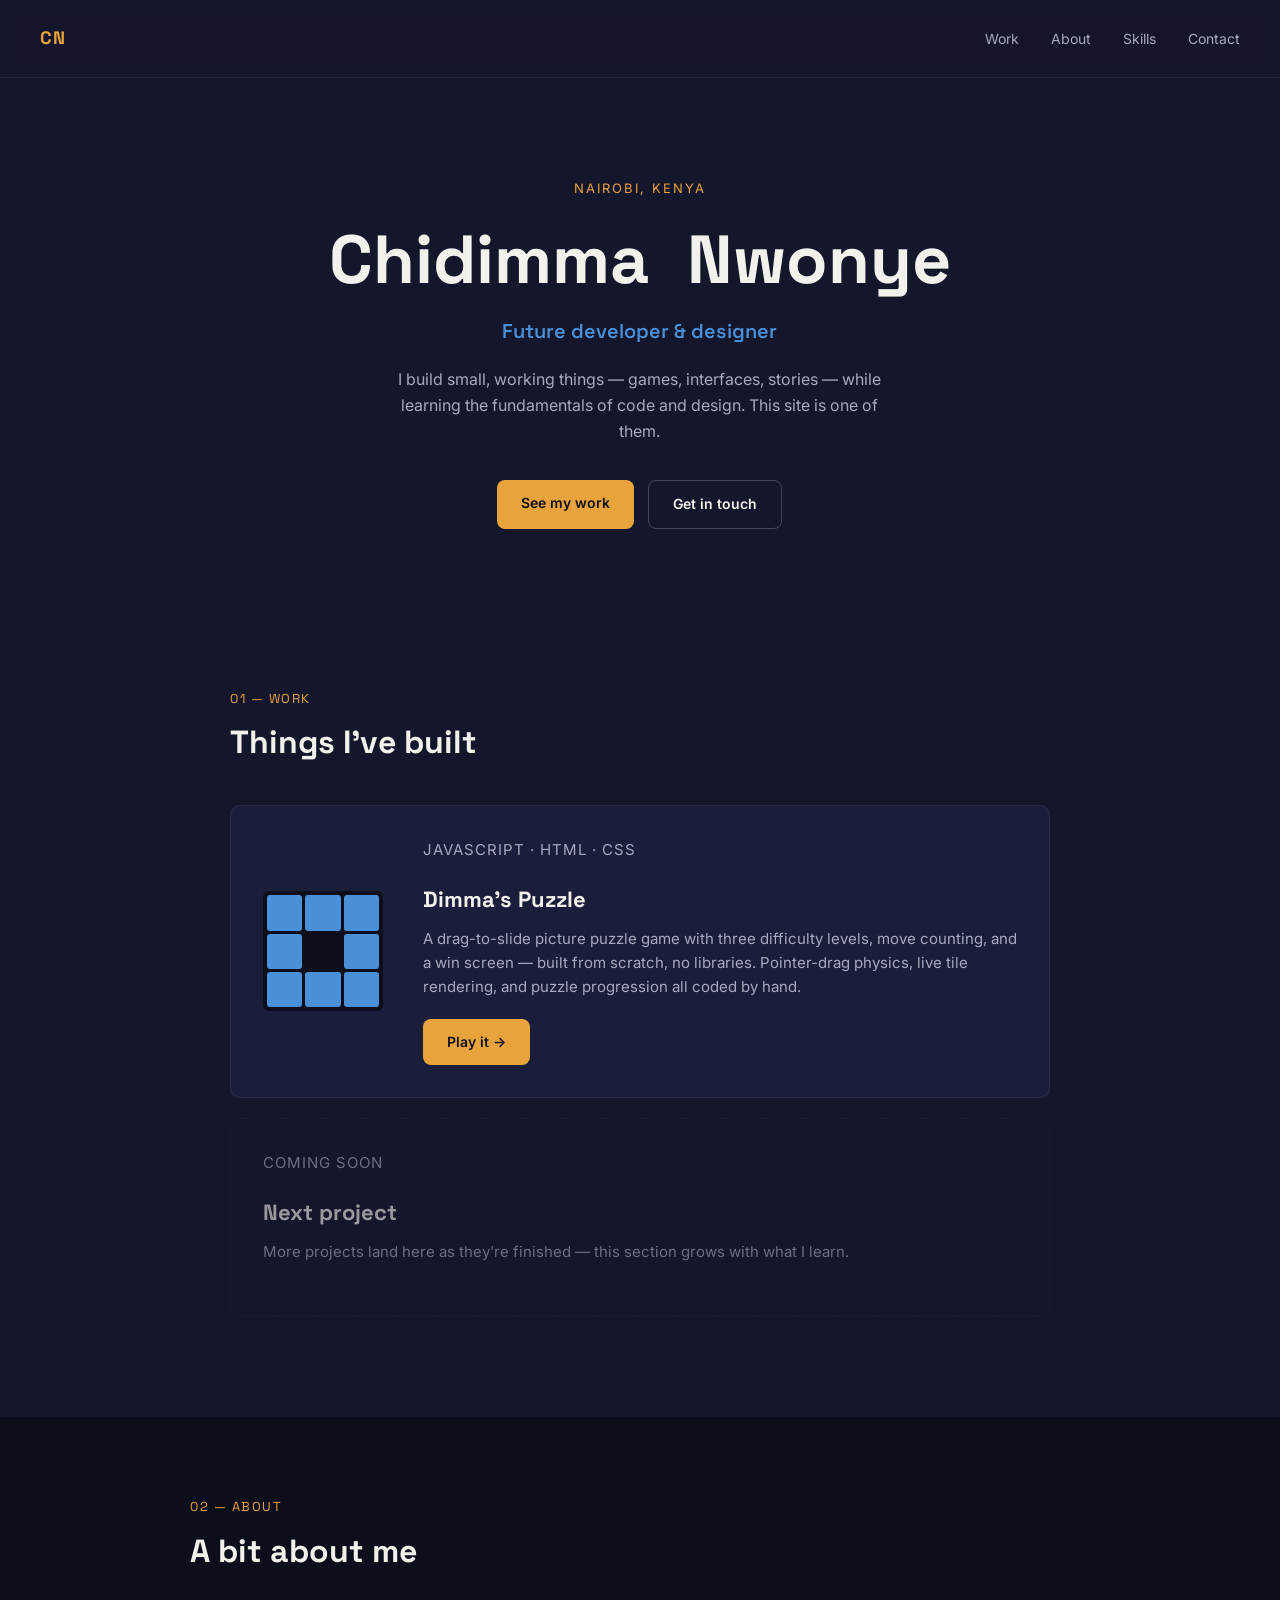
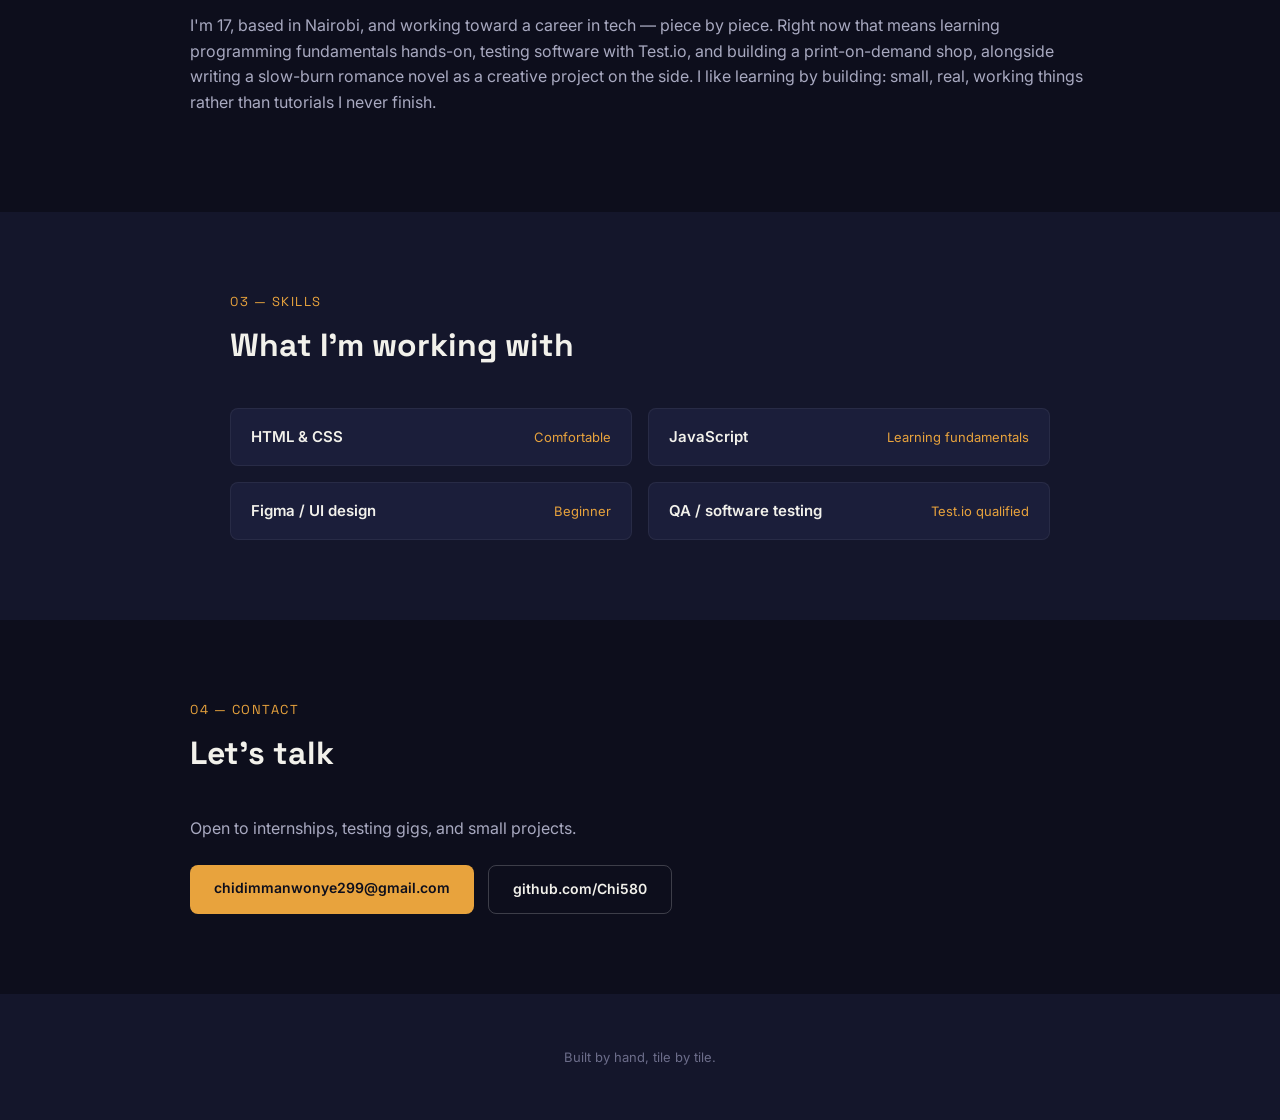
<file: index.html>
<!DOCTYPE html>
<html lang="en">
<head>
<meta charset="UTF-8">
<meta name="viewport" content="width=device-width, initial-scale=1.0">
<title>Chidimma Nwonye — Developer &amp; Designer</title>
<link rel="preconnect" href="https://fonts.googleapis.com">
<link rel="preconnect" href="https://fonts.gstatic.com" crossorigin>
<link href="https://fonts.googleapis.com/css2?family=Space+Grotesk:wght@500;600;700&family=Inter:wght@400;500;600&display=swap" rel="stylesheet">
<link rel="stylesheet" href="./style.css">
<script src="./script.js" defer></script>
</head>
<body>

  
<header class="topbar">
  <span class="mark">CN</span>
  <nav>
    <a href="#work">Work</a>
    <a href="#about">About</a>
    <a href="#skills">Skills</a>
    <a href="#contact">Contact</a>
  </nav>
</header>

<section class="hero">
  <div class="hero-inner">
    <p class="eyebrow">Nairobi, Kenya</p>
    <h1 class="puzzleTitle" aria-label="Chidimma Nwonye">
      <span class="tileWord" data-word="Chidimma"></span>
      <span class="tileWord" data-word="Nwonye"></span>
    </h1>
    <p class="tagline">Future developer &amp; designer</p>
    <p class="hero-sub">I build small, working things — games, interfaces, stories — while learning the fundamentals of code and design. This site is one of them.</p>
    <div class="hero-actions">
      <a class="btn btn-primary" href="#work">See my work</a>
      <a class="btn btn-ghost" href="mailto:chidimmanwonye299@gmail.com">Get in touch</a>
    </div>
  </div>
</section>

<section id="work" class="section">
  <p class="section-label">01 — Work</p>
  <h2 class="section-title">Things I've built</h2>

  <div class="project-card featured">
    <div class="project-media">
      <div class="mini-board" aria-hidden="true">
        <div class="mini-tile"></div><div class="mini-tile"></div><div class="mini-tile"></div>
        <div class="mini-tile"></div><div class="mini-tile blank"></div><div class="mini-tile"></div>
        <div class="mini-tile"></div><div class="mini-tile"></div><div class="mini-tile"></div>
      </div>
    </div>
    <div class="project-info">
      <p class="project-eyebrow">JavaScript · HTML · CSS</p>
      <h3>Dimma's Puzzle</h3>
      <p>A drag-to-slide picture puzzle game with three difficulty levels, move counting, and a win screen — built from scratch, no libraries. Pointer-drag physics, live tile rendering, and puzzle progression all coded by hand.</p>
      <a class="btn btn-primary" href="./puzzle.html">Play it &rarr;</a>
    </div>
  </div>

  <div class="project-card placeholder">
    <div class="project-info">
      <p class="project-eyebrow">Coming soon</p>
      <h3>Next project</h3>
      <p>More projects land here as they're finished — this section grows with what I learn.</p>
    </div>
  </div>
</section>

<section id="about" class="section alt">
  <p class="section-label">02 — About</p>
  <h2 class="section-title">A bit about me</h2>
  <p class="about-text">I'm 17, based in Nairobi, and working toward a career in tech — piece by piece. Right now that means learning programming fundamentals hands-on, testing software with Test.io, and building a print-on-demand shop, alongside writing a slow-burn romance novel as a creative project on the side. I like learning by building: small, real, working things rather than tutorials I never finish.</p>
</section>

<section id="skills" class="section">
  <p class="section-label">03 — Skills</p>
  <h2 class="section-title">What I'm working with</h2>
  <ul class="skills-grid">
    <li><span class="skill-name">HTML &amp; CSS</span><span class="skill-level">Comfortable</span></li>
    <li><span class="skill-name">JavaScript</span><span class="skill-level">Learning fundamentals</span></li>
    <li><span class="skill-name">Figma / UI design</span><span class="skill-level">Beginner</span></li>
    <li><span class="skill-name">QA / software testing</span><span class="skill-level">Test.io qualified</span></li>
  </ul>
</section>

<section id="contact" class="section alt contact">
  <p class="section-label">04 — Contact</p>
  <h2 class="section-title">Let's talk</h2>
  <p class="about-text">Open to internships, testing gigs, and small projects.</p>
  <div class="contact-links">
    <a class="btn btn-primary" href="mailto:chidimmanwonye299@gmail.com">chidimmanwonye299@gmail.com</a>
    <a class="btn btn-ghost" href="https://github.com/Chi580" target="_blank" rel="noopener">github.com/Chi580</a>
  </div>
</section>

<footer class="footer">
  <p>Built by hand, tile by tile.</p>
</footer>

</body>
  </html>
</file>
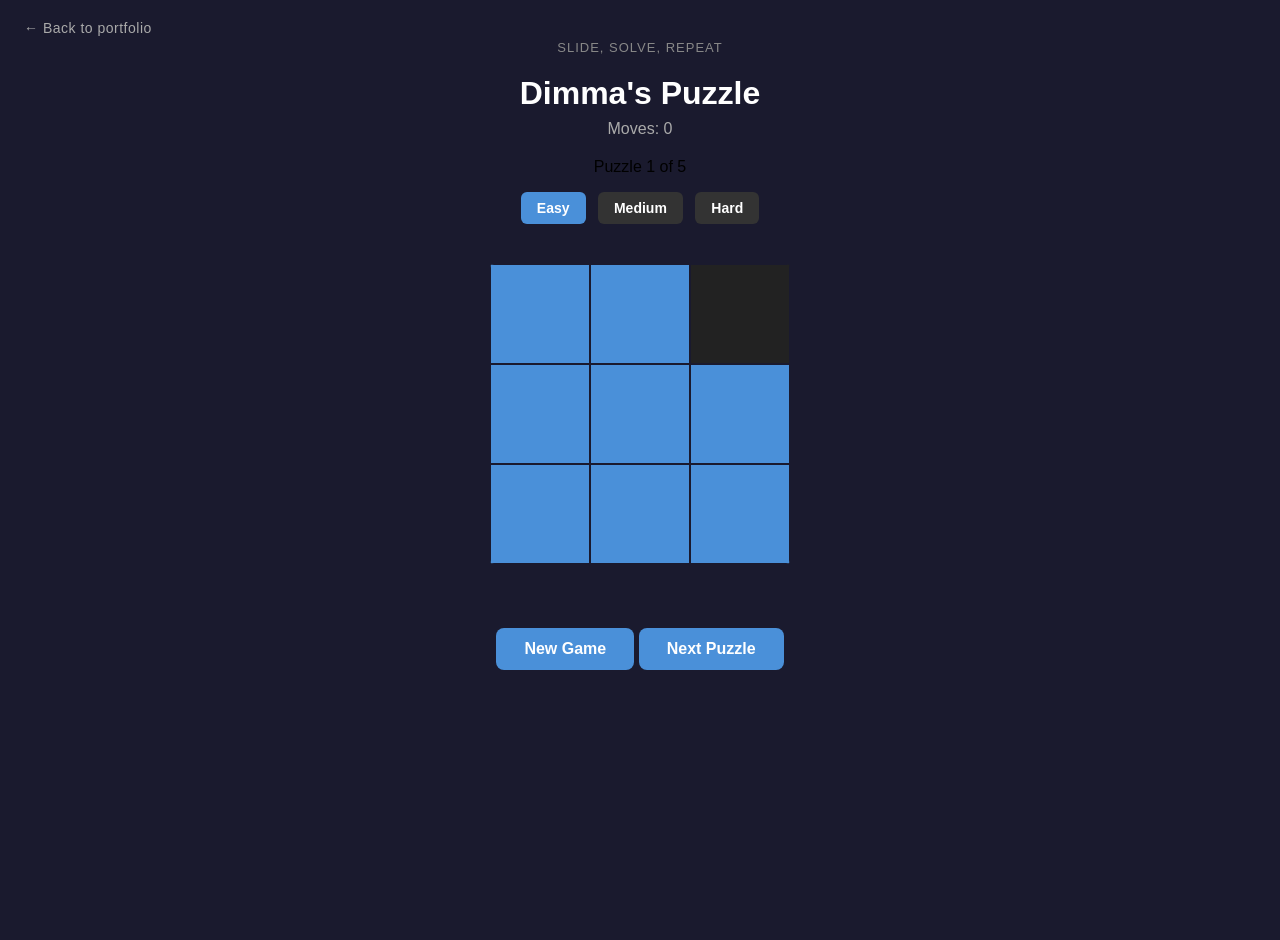
<file: puzzle.html>
<!DOCTYPE html>
<html lang="en">
<head>
  <meta charset="UTF-8">
  <meta name="viewport" content="width=device-width, initial-scale=1.0">
  <title>Dimma's Puzzle — Chidimma Nwonye</title>
  <link rel="stylesheet" href="./puzzle-style.css">
</head>
<body>
  <a class="backLink" href="./index.html">&larr; Back to portfolio</a>
  <p class="tagline">slide, solve, repeat</p>
  <h1>Dimma's Puzzle</h1>
  <p id="counter">Moves: 0</p>
  <p id="levelIndicator">Puzzle 1 of 5</p>
  <div id="difficulty">
    <button class="diffBtn" data-size="3">Easy</button>
    <button class="diffBtn" data-size="4">Medium</button>
    <button class="diffBtn" data-size="5">Hard</button>
  </div>
  <div id="board"></div>
  <button id="newGameBtn">New Game</button>
  <button id="nextPuzzleBtn">Next Puzzle</button>
  <div id="winOverlay" class="hidden">
    <div class="winCard">
      <h2>Solved! 🎉</h2>
      <p id="finalMoves"></p>
      <button id="playAgainBtn">Play Again</button>
      <button id="winNextBtn">Next Puzzle</button>
    </div>
  </div>
  <script src="./puzzle-script.js"></script>
</body>
</html>
</file>
<file: style.css>
:root {
  --navy: #14162b;
  --navy-deep: #0d0e1c;
  --panel: #1b1e3a;
  --blue: #4a90d9;
  --amber: #e8a33d;
  --text: #f2f1eb;
  --text-dim: #a8a9c0;
  --text-faint: #6c6d8a;
  --radius: 10px;
}

* { box-sizing: border-box; }

html { scroll-behavior: smooth; }

body {
  margin: 0;
  background: var(--navy);
  color: var(--text);
  font-family: 'Inter', sans-serif;
  line-height: 1.6;
}

a { color: inherit; }

/* Topbar */
.topbar {
  display: flex;
  align-items: center;
  justify-content: space-between;
  padding: 24px 40px;
  position: sticky;
  top: 0;
  background: rgba(20, 22, 43, 0.85);
  backdrop-filter: blur(8px);
  z-index: 20;
  border-bottom: 1px solid rgba(255,255,255,0.06);
}

.mark {
  font-family: 'Space Grotesk', sans-serif;
  font-weight: 700;
  font-size: 18px;
  letter-spacing: 1px;
  color: var(--amber);
}

.topbar nav a {
  text-decoration: none;
  color: var(--text-dim);
  font-size: 14px;
  margin-left: 28px;
  transition: color 0.2s ease;
}

.topbar nav a:hover { color: var(--amber); }

/* Hero */
.hero {
  padding: 100px 40px 80px;
  display: flex;
  justify-content: center;
}

.hero-inner {
  max-width: 720px;
  text-align: center;
}

.eyebrow {
  font-size: 13px;
  letter-spacing: 2px;
  text-transform: uppercase;
  color: var(--amber);
  margin: 0 0 24px;
}

.puzzleTitle {
  font-family: 'Space Grotesk', sans-serif;
  font-weight: 700;
  font-size: clamp(40px, 7vw, 68px);
  margin: 0;
  line-height: 1.1;
}

.tileWord {
  display: inline-flex;
}

.tileWord + .tileWord {
  margin-left: 0.3em;
}

/* Signature: letters render as tiles that slide/settle into place on load,
   echoing the sliding-tile puzzle this site is built to showcase */
.tileChar {
  display: inline-block;
  opacity: 0;
  transform: translateY(18px);
  animation: tileSettle 0.5s cubic-bezier(0.2, 0.8, 0.2, 1) forwards;
}

@keyframes tileSettle {
  to { opacity: 1; transform: translateY(0); }
}

.tagline {
  font-family: 'Space Grotesk', sans-serif;
  font-size: 20px;
  color: var(--blue);
  margin: 18px 0 20px;
  font-weight: 600;
}

.hero-sub {
  color: var(--text-dim);
  font-size: 16px;
  max-width: 520px;
  margin: 0 auto 36px;
}

.hero-actions {
  display: flex;
  gap: 14px;
  justify-content: center;
  flex-wrap: wrap;
}

.btn {
  display: inline-block;
  padding: 12px 24px;
  border-radius: 8px;
  text-decoration: none;
  font-size: 14px;
  font-weight: 600;
  transition: transform 0.15s ease, background 0.2s ease;
}

.btn:hover { transform: translateY(-2px); }

.btn-primary {
  background: var(--amber);
  color: var(--navy-deep);
}

.btn-primary:hover { background: #f0b352; }

.btn-ghost {
  background: transparent;
  color: var(--text);
  border: 1px solid rgba(255,255,255,0.2);
}

.btn-ghost:hover { border-color: var(--amber); color: var(--amber); }

/* Sections */
.section {
  padding: 80px 40px;
  max-width: 900px;
  margin: 0 auto;
}

.section.alt {
  max-width: none;
  background: var(--navy-deep);
}

.section.alt > * {
  max-width: 900px;
  margin-left: auto;
  margin-right: auto;
}

.section-label {
  font-family: 'Space Grotesk', sans-serif;
  color: var(--amber);
  font-size: 13px;
  letter-spacing: 1.5px;
  text-transform: uppercase;
  margin: 0 0 8px;
}

.section-title {
  font-family: 'Space Grotesk', sans-serif;
  font-size: 32px;
  margin: 0 0 36px;
}

/* Project card */
.project-card {
  display: flex;
  gap: 40px;
  align-items: center;
  background: var(--panel);
  border-radius: var(--radius);
  padding: 32px;
  margin-bottom: 20px;
  border: 1px solid rgba(255,255,255,0.06);
}

.project-card.placeholder {
  border-style: dashed;
  background: transparent;
  opacity: 0.6;
}

.project-media {
  flex-shrink: 0;
}

.mini-board {
  width: 120px;
  height: 120px;
  display: grid;
  grid-template-columns: repeat(3, 1fr);
  grid-template-rows: repeat(3, 1fr);
  gap: 3px;
  background: var(--navy-deep);
  border-radius: 6px;
  padding: 4px;
}

.mini-tile {
  background: var(--blue);
  border-radius: 3px;
}

.mini-tile.blank {
  background: transparent;
}

.project-eyebrow {
  color: var(--text-faint);
  font-size: 12px;
  letter-spacing: 1px;
  text-transform: uppercase;
  margin: 0 0 8px;
}

.project-info h3 {
  font-family: 'Space Grotesk', sans-serif;
  font-size: 22px;
  margin: 0 0 10px;
}

.project-info p {
  color: var(--text-dim);
  font-size: 15px;
  margin: 0 0 20px;
}

/* About / skills */
.about-text {
  color: var(--text-dim);
  font-size: 16px;
  max-width: 640px;
}

.skills-grid {
  list-style: none;
  padding: 0;
  margin: 0;
  display: grid;
  grid-template-columns: 1fr 1fr;
  gap: 16px;
}

.skills-grid li {
  display: flex;
  justify-content: space-between;
  align-items: baseline;
  background: var(--panel);
  border-radius: 8px;
  padding: 16px 20px;
  border: 1px solid rgba(255,255,255,0.06);
}

.skill-name {
  font-weight: 600;
  font-size: 15px;
}

.skill-level {
  color: var(--amber);
  font-size: 13px;
}

/* Contact */
.contact-links {
  display: flex;
  gap: 14px;
  flex-wrap: wrap;
  margin-top: 24px;
}

.footer {
  text-align: center;
  padding: 40px;
  color: var(--text-faint);
  font-size: 13px;
}

/* Responsive */
@media (max-width: 640px) {
  .topbar { padding: 18px 20px; }
  .topbar nav a { margin-left: 16px; font-size: 13px; }
  .hero { padding: 70px 20px 60px; }
  .section { padding: 56px 20px; }
  .project-card { flex-direction: column; text-align: center; }
  .skills-grid { grid-template-columns: 1fr; }
}

/* Reduced motion */
@media (prefers-reduced-motion: reduce) {
  html { scroll-behavior: auto; }
  .tileChar { animation: none; opacity: 1; transform: none; }
  .btn:hover { transform: none; }
}

/* Focus visibility */
a:focus-visible, button:focus-visible {
  outline: 2px solid var(--amber);
  outline-offset: 3px;
  }
</file>
<file: puzzle-style.css>
body {
  background: #1a1a2e;
  min-height: 100vh;
  margin: 0;
  font-family: sans-serif;
  text-align: center;
  padding-top: 40px;
}

.backLink {
  position: absolute;
  top: 20px;
  left: 24px;
  color: #aaa;
  text-decoration: none;
  font-size: 14px;
  letter-spacing: 0.5px;
}

.backLink:hover {
  color: #4a90d9;
}

h1 {
  color: white;
  font-size: 32px;
  margin: 0 0 8px;
}

#counter {
  color: #aaa;
  font-size: 16px;
  margin: 0 0 20px;
}

#newGameBtn, #nextPuzzleBtn, #winNextBtn, #playAgainBtn {
  margin-top: 24px;
  padding: 12px 28px;
  font-size: 16px;
  font-weight: bold;
  background: #4a90d9;
  color: white;
  border: none;
  border-radius: 8px;
  cursor: pointer;
}

#newGameBtn:hover, #nextPuzzleBtn:hover, #winNextBtn:hover, #playAgainBtn:hover {
  background: #3a7bc8;
}

#board {
  width: 300px;
  height: 300px;
  margin: 40px auto;
  background: #222;
  position: relative;
  overflow: hidden;
  border-radius: 4px;
}

.tile {
  position: absolute;
  box-sizing: border-box;
  background-color: #4a90d9;
  border: 1px solid #1a1a2e;
  cursor: grab;
  touch-action: none;
}

.tile.blank {
  background: #222;
  cursor: default;
}

#winOverlay {
  position: fixed;
  inset: 0;
  background: rgba(0,0,0,0.7);
  display: flex;
  align-items: center;
  justify-content: center;
}

#winOverlay.hidden {
  display: none;
}

.winCard {
  background: #1a1a2e;
  border: 2px solid #4a90d9;
  border-radius: 12px;
  padding: 32px 40px;
  text-align: center;
}

.winCard h2 {
  color: white;
  margin: 0 0 8px;
}

.winCard p {
  color: #aaa;
  margin: 0 0 20px;
}

#difficulty {
  margin-bottom: 20px;
}

.diffBtn {
  padding: 8px 16px;
  margin: 0 4px;
  font-size: 14px;
  font-weight: bold;
  background: #333;
  color: white;
  border: none;
  border-radius: 6px;
  cursor: pointer;
}

.diffBtn.active {
  background: #4a90d9;
}

.tagline {
  color: #888;
  font-size: 13px;
  margin: 0 0 20px;
  letter-spacing: 1px;
  text-transform: uppercase;
}
</file>
